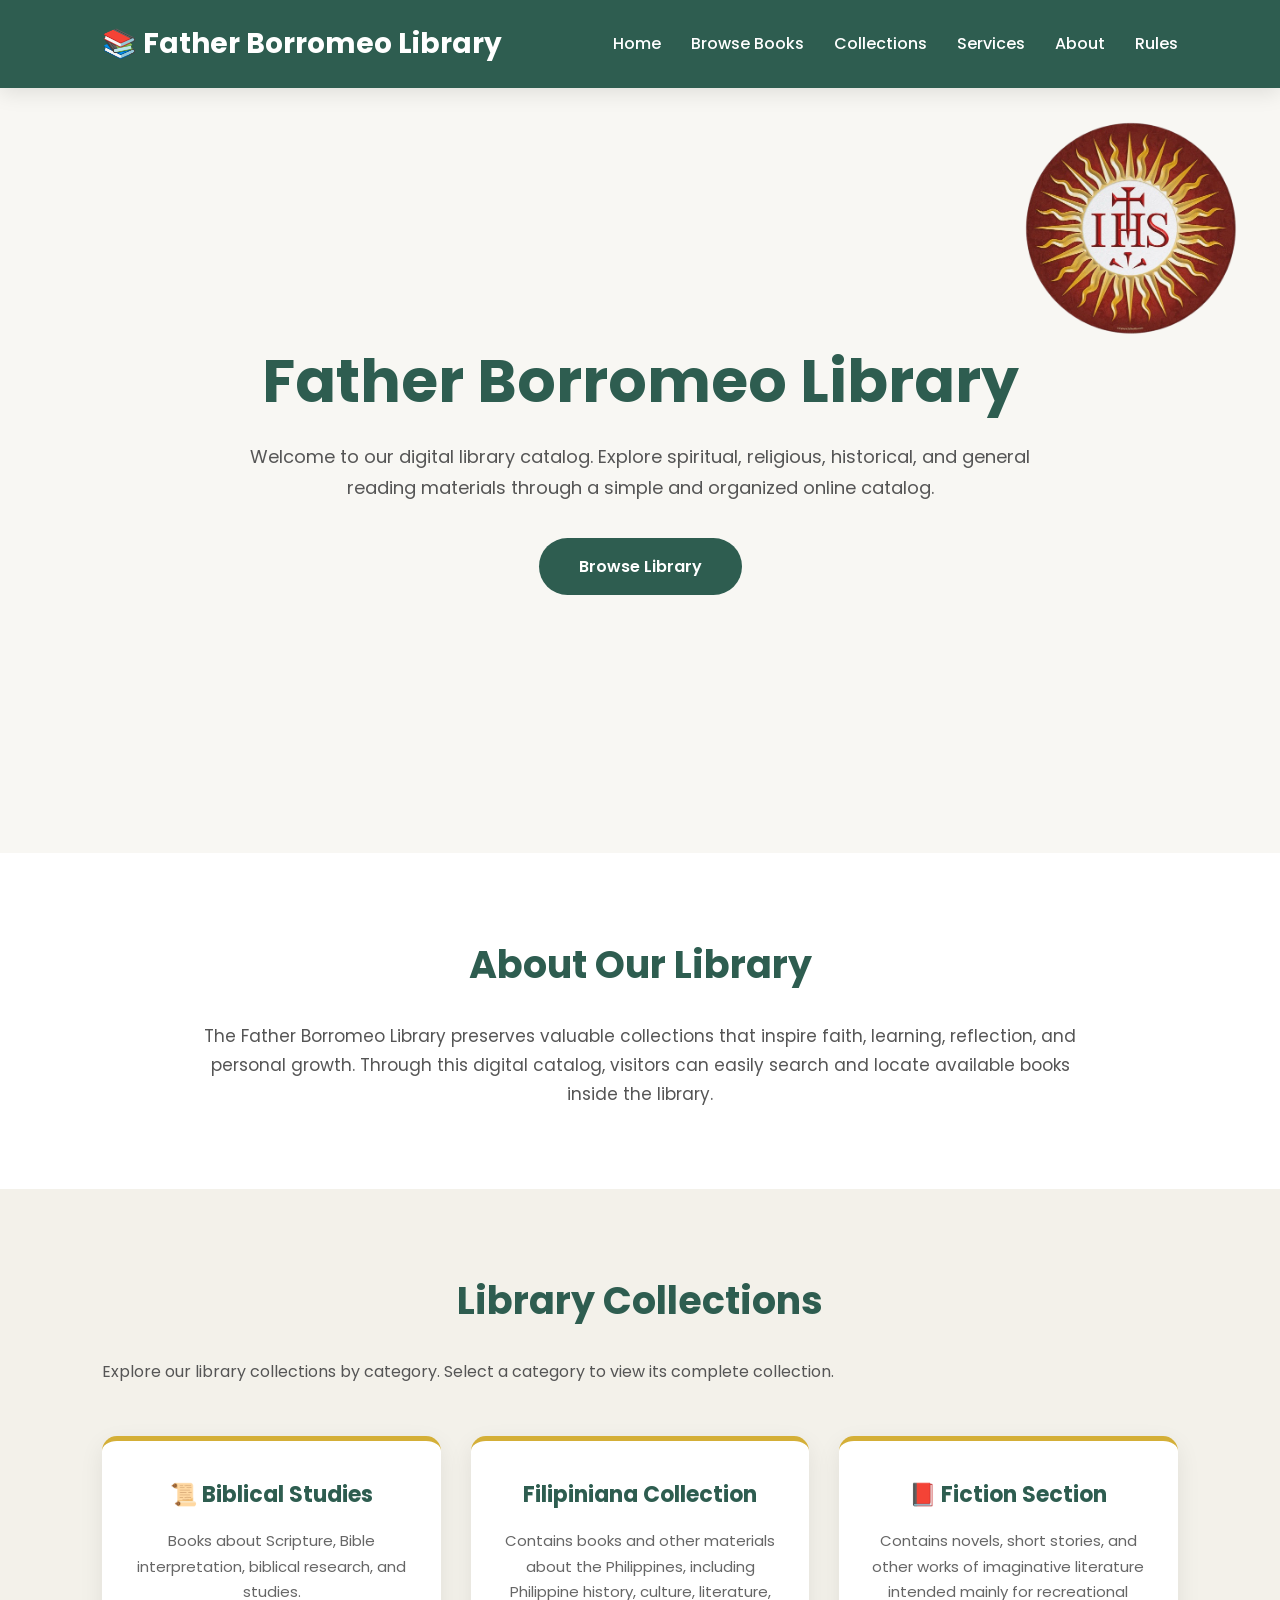
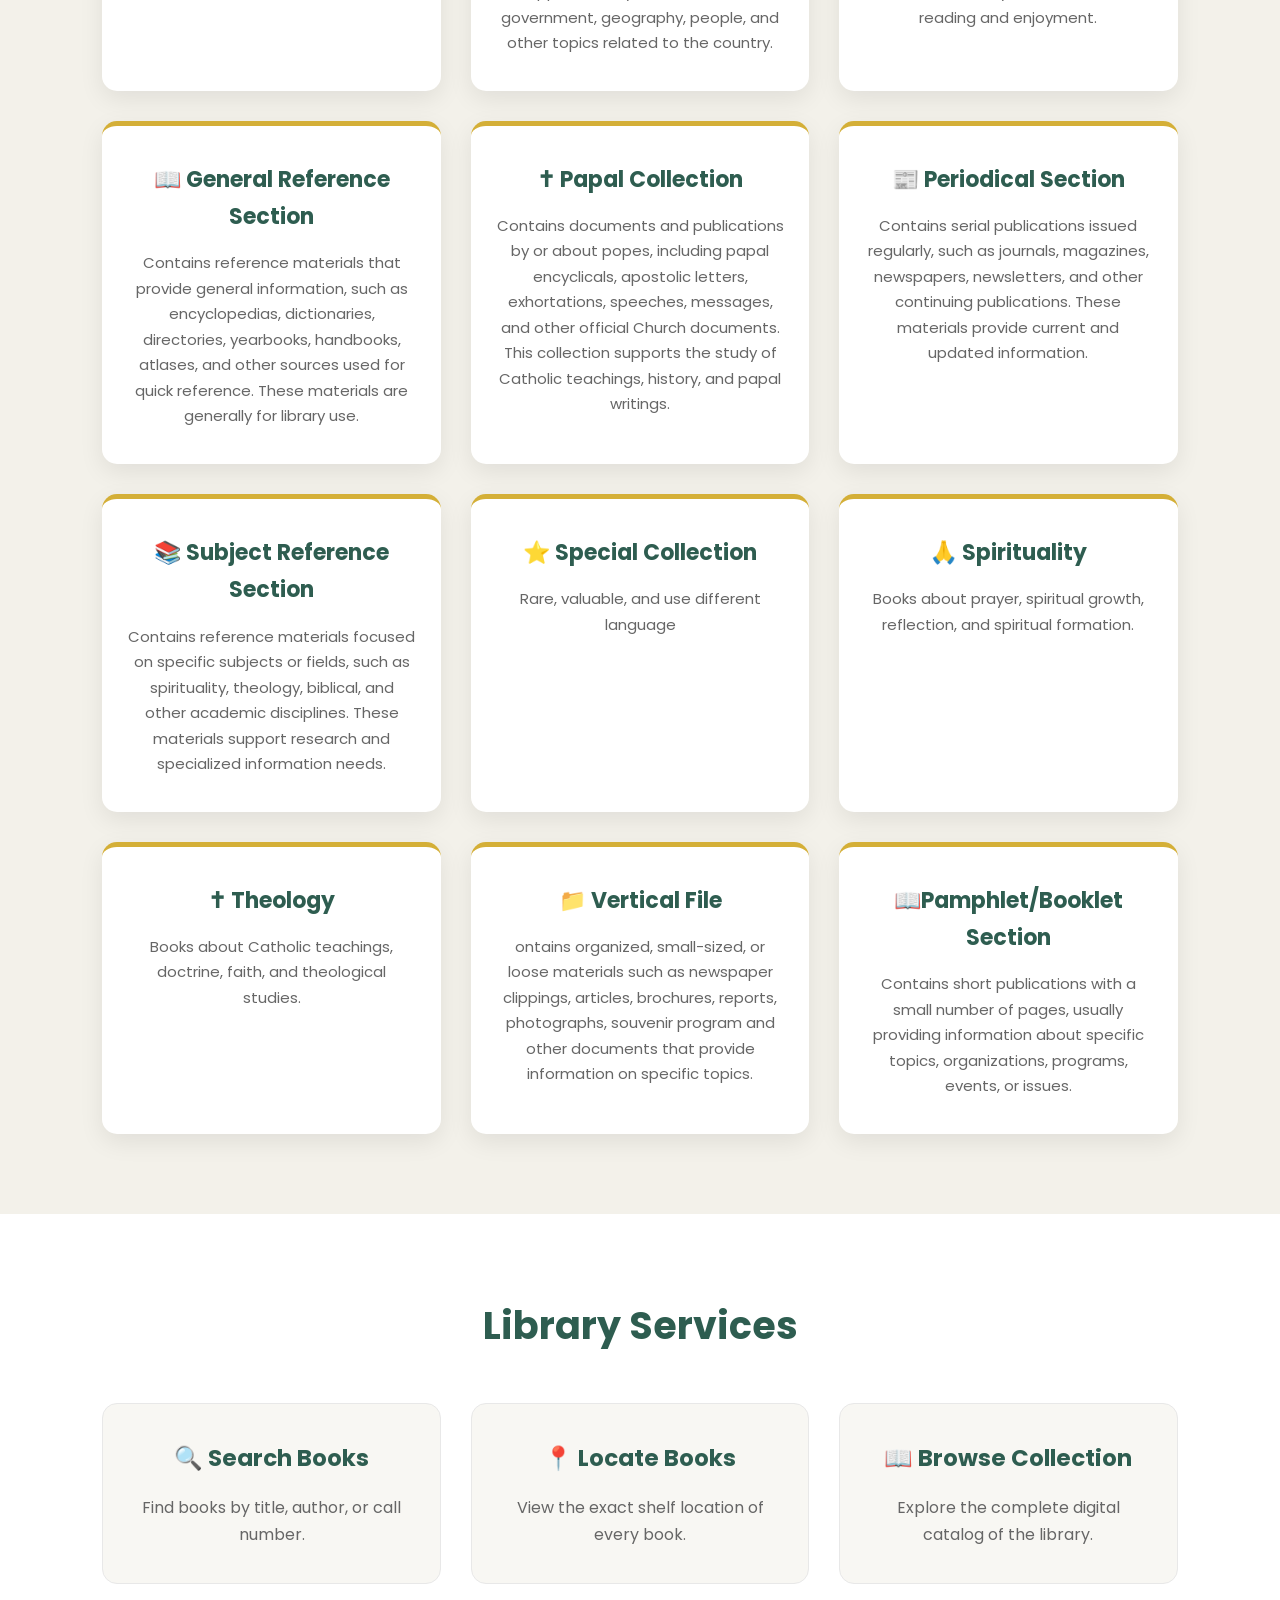
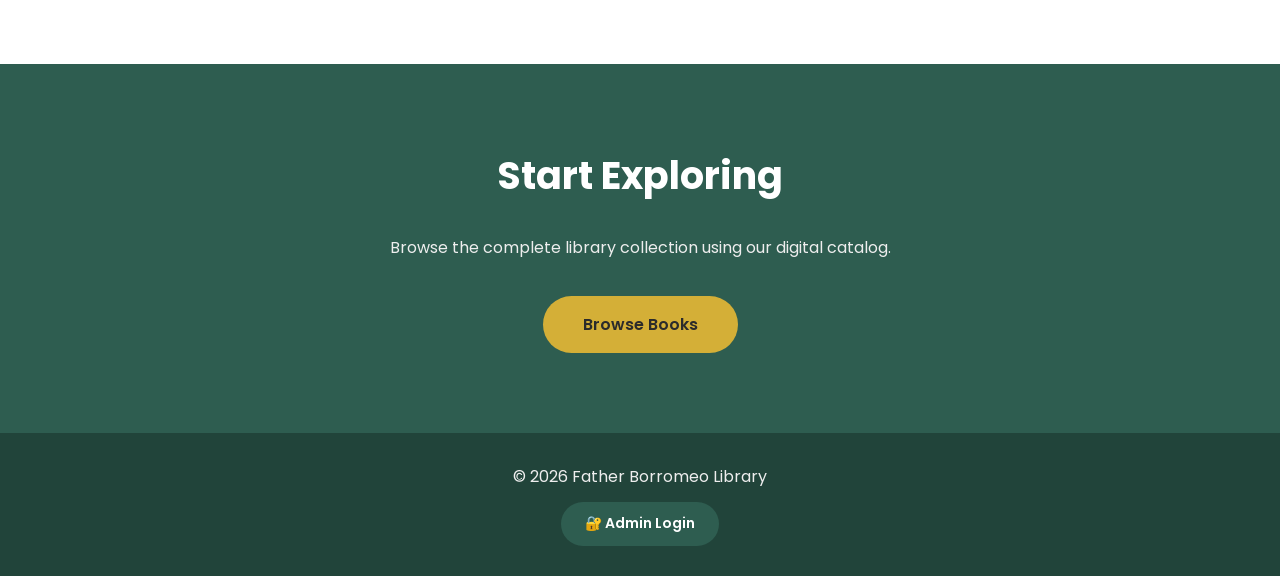
<file: index.html>
<!DOCTYPE html>
<html lang="en">

<head>

    <meta charset="UTF-8">
    <meta name="viewport" content="width=device-width, initial-scale=1.0">
 
    <link rel="manifest" href="manifest.json">
    <meta name="theme-color" content="#1e3a8a">

    <title>Father Borromeo Library</title>

    <link rel="stylesheet" href="style.css">

    <link
        href="https://fonts.googleapis.com/css2?family=Poppins:wght@300;400;500;600;700&display=swap"
        rel="stylesheet"
    >

</head>

<body>
 <button id="installBtn" style="
    display:none;
    position:fixed;
    bottom:20px;
    right:20px;
    padding:12px 18px;
    background:#1e3a8a;
    color:white;
    border:none;
    border-radius:8px;
    cursor:pointer;
    font-size:16px;
    z-index:9999;
">
    📥 Install App
</button>

<script>
let deferredPrompt;
const installBtn = document.getElementById("installBtn");

window.addEventListener("beforeinstallprompt", (e) => {
    e.preventDefault();
    deferredPrompt = e;
    installBtn.style.display = "block";
});

installBtn.addEventListener("click", async () => {
    if (!deferredPrompt) return;

    deferredPrompt.prompt();

    await deferredPrompt.userChoice;

    deferredPrompt = null;
    installBtn.style.display = "none";
});

window.addEventListener("appinstalled", () => {
    installBtn.style.display = "none";
});
</script>

<!-- ================= HEADER ================= -->

<header>

    <div class="logo">
        <h2>📚 Father Borromeo Library</h2>
    </div>

    <nav>

        <ul>

            <li>
                <a href="index.html">
                    Home
                </a>
            </li>

            <li>
                <a href="books.html">
                    Browse Books
                </a>
            </li>

            <li>
                <a href="#collections">
                    Collections
                </a>
            </li>

            <li>
                <a href="#services">
                    Services
                </a>
            </li>

            <li>
                <a href="#about">
                    About
                </a>
            </li>

            <li>
                <a href="rules.html">
                    Rules
                </a>
            </li>

        </ul>

    </nav>

</header>


<!-- ================= HERO ================= -->

<section class="hero">

    <img
        src="logo.png"
        alt="Father Borromeo Library Logo"
        class="hero-logo"
    >

    <div class="hero-text">

        <h1>
            Father Borromeo Library
        </h1>

        <p>
            Welcome to our digital library catalog.
            Explore spiritual, religious, historical,
            and general reading materials through a
            simple and organized online catalog.
        </p>

        <a
            href="books.html"
            class="btn"
        >
            Browse Library
        </a>

    </div>

</section>


<!-- ================= ABOUT ================= -->

<section
    class="about"
    id="about"
>

    <h2>
        About Our Library
    </h2>

    <p>

        The Father Borromeo Library preserves valuable
        collections that inspire faith, learning,
        reflection, and personal growth. Through this
        digital catalog, visitors can easily search
        and locate available books inside the library.

    </p>

</section>


<!-- ================= COLLECTIONS ================= -->

<section
    class="collections"
    id="collections"
>

    <h2>
        Library Collections
    </h2>

    <p class="collection-intro">
        Explore our library collections by category.
        Select a category to view its complete collection.
    </p>


    <div class="collection-container">


        <!-- 1. BIBLICAL STUDIES -->

        <a
            href="books.html?category=BIBLICAL%20STUDIES"
            class="collection-card"
        >

            <h3>
                📜 Biblical Studies
            </h3>

            <p>
                Books about Scripture, Bible interpretation,
                biblical research, and studies.
            </p>

        </a>


        <!-- 2. FILIPINIANA -->

        <a
            href="books.html?category=FILIPINIANA"
            class="collection-card"
        >

            <h3>
                	Filipiniana Collection
            </h3>

            <p>
               Contains books and other materials 
             about the Philippines, including Philippine history, 
             culture, literature, government, geography, people,
             and other topics related to the country. 
            </p>

        </a>


        <!-- 3. FICTION -->

        <a
            href="books.html?category=FICTION"
            class="collection-card"
        >

            <h3>
                📕 Fiction Section
            </h3>

            <p>
             Contains novels, short stories,
             and other works of imaginative literature intended mainly for recreational reading and enjoyment. 

            </p>

        </a>


        <!-- 4. GENERAL REFERENCE -->

        <a
            href="books.html?category=GENERAL%20REFERENCE"
            class="collection-card"
        >

            <h3>
                📖 General Reference Section
            </h3>

            <p>
              Contains reference materials that provide general information, 
             such as encyclopedias, dictionaries, directories, 
             yearbooks, handbooks, atlases, and other sources used for quick reference. 
             These materials are generally for library use.
                
            </p>

        </a>


        <!-- 5. PAPAL COLLECTION -->

        <a
            href="books.html?category=PAPAL%20COLLECTION"
            class="collection-card"
        >

            <h3>
                ✝ Papal Collection
            </h3>

            <p>
                Contains documents and publications by or about popes, including papal encyclicals, apostolic letters, exhortations, speeches, messages, and other official
             Church documents. This collection supports the study of Catholic teachings, history, and papal writings. 
            </p>

        </a>


        <!-- 6. PERIODICAL -->

        <a
            href="books.html?category=PERIODICAL"
            class="collection-card"
        >

            <h3>
                📰 Periodical Section 
            </h3>

            <p>
 Contains serial publications issued regularly, such as journals, magazines, newspapers, newsletters,
             and other continuing publications. These materials provide current and updated information. 
            </p>

        </a>


        <!-- 7. REFERENCE -->

        <a
            href="books.html?category=REFERENCE"
            class="collection-card"
        >

            <h3>
                📚 	Subject Reference Section 
            </h3>

            <p>
                 Contains reference materials focused on
             specific subjects or fields, such as spirituality, theology,
             biblical, and other academic 
             disciplines. These materials
             support research and specialized information needs. 
            </p>

        </a>


        <!-- 8. SPECIAL COLLECTION -->

        <a
            href="books.html?category=SPECIAL%20COLLECTION"
            class="collection-card"
        >

            <h3>
                ⭐ Special Collection
            </h3>

            <p>
                Rare, valuable, and  use different language

                
            </p>

        </a>


        <!-- 9. SPIRITUALITY -->

        <a
            href="books.html?category=SPIRITUALITY"
            class="collection-card"
        >

            <h3>
                🙏 Spirituality
            </h3>

            <p>
                Books about prayer, spiritual growth,
                reflection, and spiritual formation.
            </p>

        </a>


        <!-- 10. THEOLOGY -->

        <a
            href="books.html?category=THEOLOGY"
            class="collection-card"
        >

            <h3>
                ✝ Theology
            </h3>

            <p>
                Books about Catholic teachings, doctrine,
                faith, and theological studies.
            </p>

        </a>


        <!-- 11. VERTICAL FILE -->

        <a
            href="books.html?category=VERTICAL%20FILE"
            class="collection-card"
        >

            <h3>
                📁 Vertical File
            </h3>

            <p>
                ontains organized, small-sized, or loose materials such as newspaper clippings, articles, 
             brochures, reports, photographs, souvenir program and other documents that provide 
             information on specific topics. 
            </p>

        </a>


        <!-- 12. BOOKLET -->

        <a
            href="books.html?category=BOOKLET"
            class="collection-card"
        >

            <h3>
                📖Pamphlet/Booklet Section
            </h3>

            <p>
                Contains short publications with a small number of pages, usually
             providing information about specific topics, organizations, programs, events, or issues. 
            </p>

        </a>


    </div>

</section>


<!-- ================= SERVICES ================= -->

<section
    class="services"
    id="services"
>

    <h2>
        Library Services
    </h2>


    <div class="service-box">


        <div class="service">

            <h3>
                🔍 Search Books
            </h3>

            <p>
                Find books by title, author,
                or call number.
            </p>

        </div>


        <div class="service">

            <h3>
                📍 Locate Books
            </h3>

            <p>
                View the exact shelf location
                of every book.
            </p>

        </div>


        <div class="service">

            <h3>
                📖 Browse Collection
            </h3>

            <p>
                Explore the complete digital
                catalog of the library.
            </p>

        </div>


    </div>

</section>


<!-- ================= QUICK ACCESS ================= -->

<section class="quick-access">

    <h2>
        Start Exploring
    </h2>

    <p>
        Browse the complete library collection
        using our digital catalog.
    </p>


    <a
        href="books.html"
        class="btn"
    >
        Browse Books
    </a>

</section>


<!-- ================= FOOTER ================= -->

<footer>

    <p>
        © 2026 Father Borromeo Library
    </p>


    <p class="admin-link">

        <a href="login.html">
            🔐 Admin Login
        </a>

    </p>

</footer>

</body>

</html>
</file>
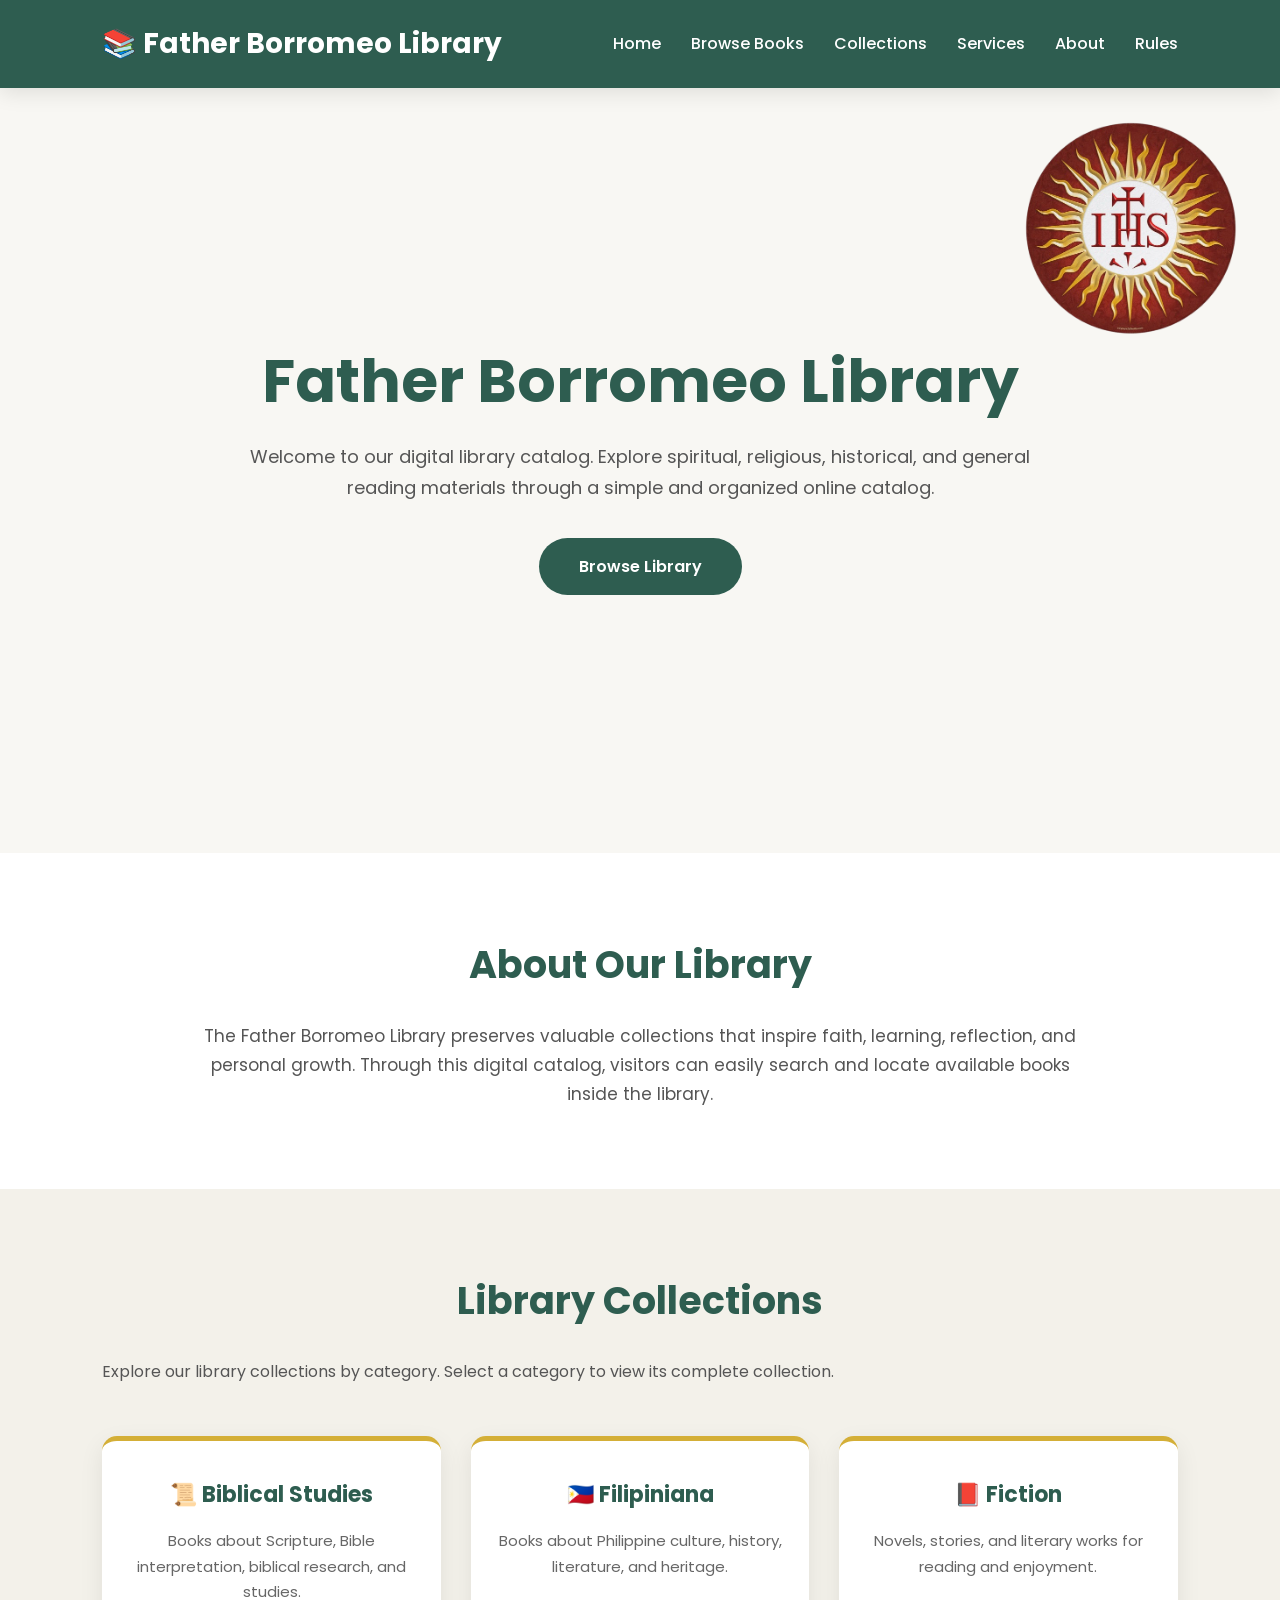
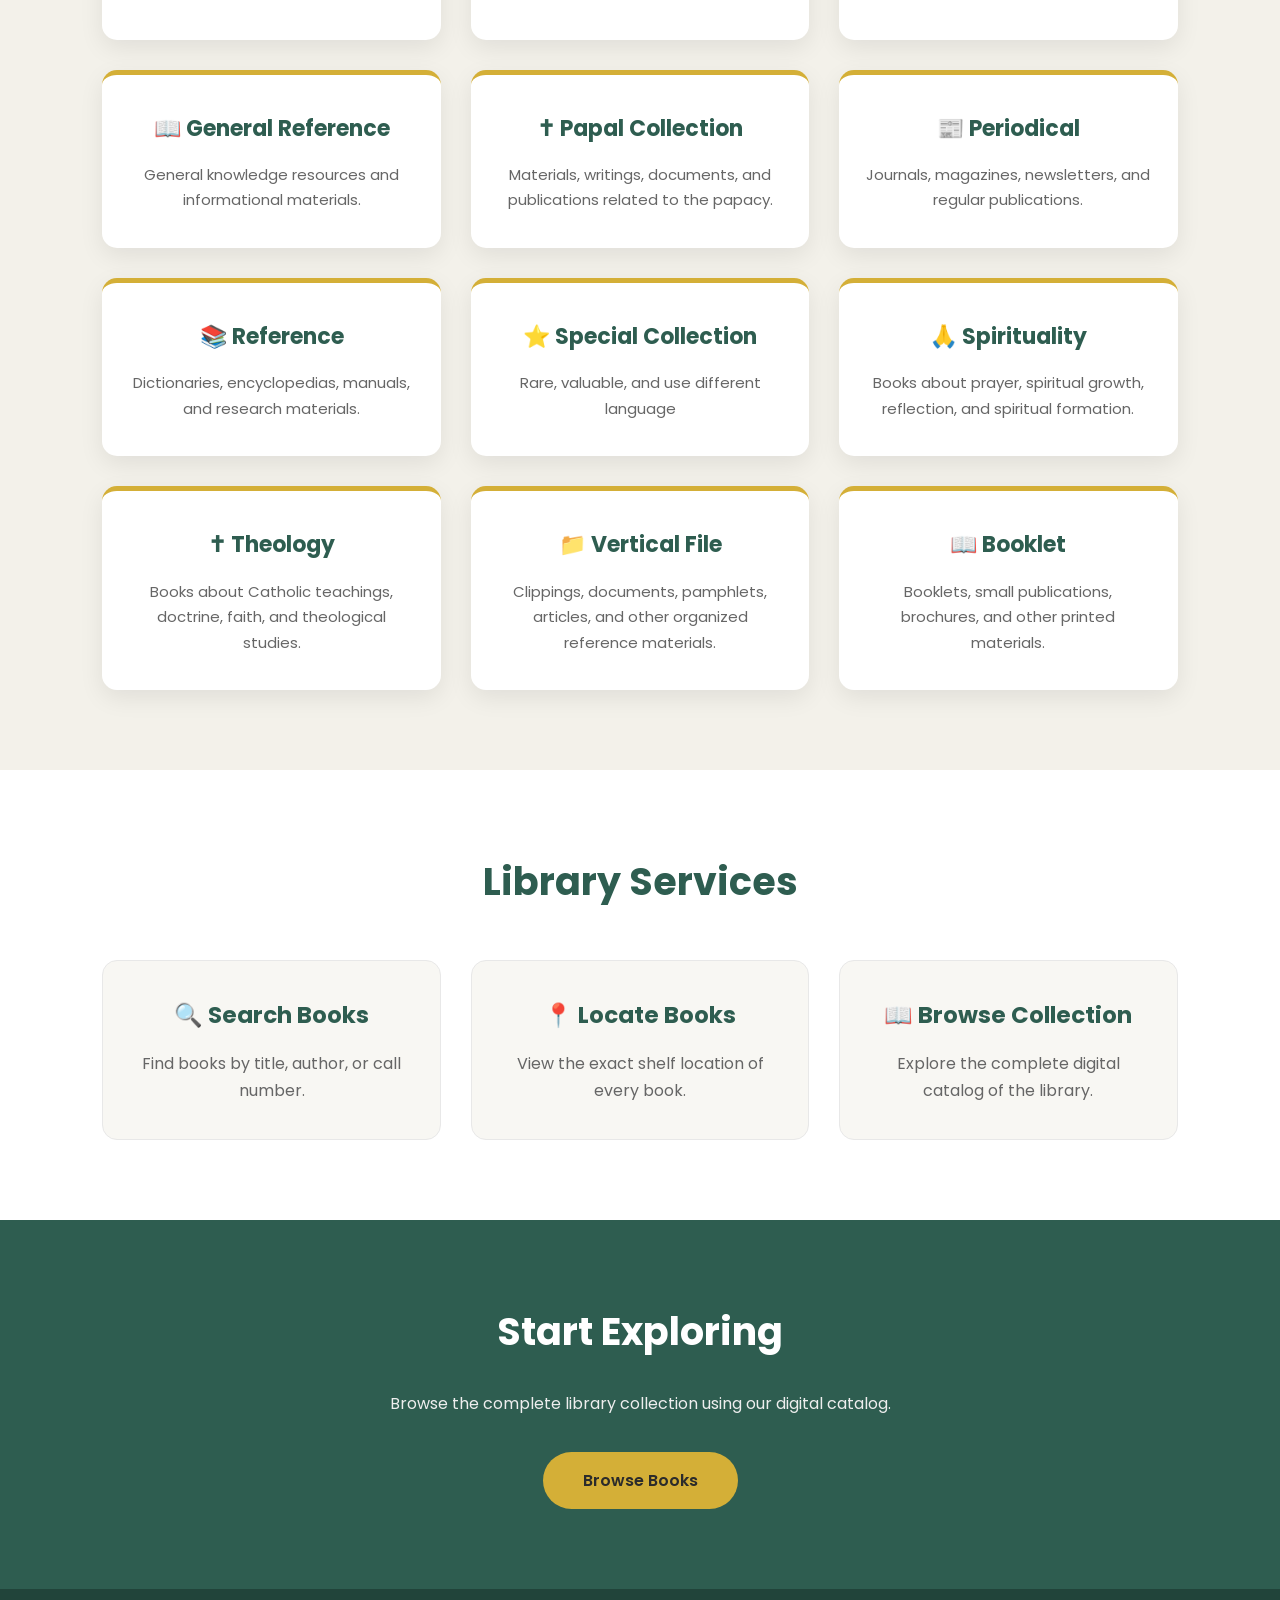
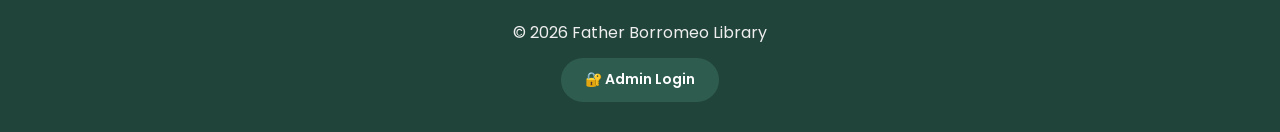
<file: Library-Management-System/index.html>
<!DOCTYPE html>
<html lang="en">

<head>

    <meta charset="UTF-8">
    <meta name="viewport" content="width=device-width, initial-scale=1.0">

    <title>Father Borromeo Library</title>

    <link rel="stylesheet" href="style.css">

    <link
        href="https://fonts.googleapis.com/css2?family=Poppins:wght@300;400;500;600;700&display=swap"
        rel="stylesheet"
    >

</head>

<body>

<!-- ================= HEADER ================= -->

<header>

    <div class="logo">
        <h2>📚 Father Borromeo Library</h2>
    </div>

    <nav>

        <ul>

            <li>
                <a href="index.html">
                    Home
                </a>
            </li>

            <li>
                <a href="books.html">
                    Browse Books
                </a>
            </li>

            <li>
                <a href="#collections">
                    Collections
                </a>
            </li>

            <li>
                <a href="#services">
                    Services
                </a>
            </li>

            <li>
                <a href="#about">
                    About
                </a>
            </li>

            <li>
                <a href="rules.html">
                    Rules
                </a>
            </li>

        </ul>

    </nav>

</header>


<!-- ================= HERO ================= -->

<section class="hero">

    <img
        src="logo.png"
        alt="Father Borromeo Library Logo"
        class="hero-logo"
    >

    <div class="hero-text">

        <h1>
            Father Borromeo Library
        </h1>

        <p>
            Welcome to our digital library catalog.
            Explore spiritual, religious, historical,
            and general reading materials through a
            simple and organized online catalog.
        </p>

        <a
            href="books.html"
            class="btn"
        >
            Browse Library
        </a>

    </div>

</section>


<!-- ================= ABOUT ================= -->

<section
    class="about"
    id="about"
>

    <h2>
        About Our Library
    </h2>

    <p>

        The Father Borromeo Library preserves valuable
        collections that inspire faith, learning,
        reflection, and personal growth. Through this
        digital catalog, visitors can easily search
        and locate available books inside the library.

    </p>

</section>


<!-- ================= COLLECTIONS ================= -->

<section
    class="collections"
    id="collections"
>

    <h2>
        Library Collections
    </h2>

    <p class="collection-intro">
        Explore our library collections by category.
        Select a category to view its complete collection.
    </p>


    <div class="collection-container">


        <!-- 1. BIBLICAL STUDIES -->

        <a
            href="books.html?category=BIBLICAL%20STUDIES"
            class="collection-card"
        >

            <h3>
                📜 Biblical Studies
            </h3>

            <p>
                Books about Scripture, Bible interpretation,
                biblical research, and studies.
            </p>

        </a>


        <!-- 2. FILIPINIANA -->

        <a
            href="books.html?category=FILIPINIANA"
            class="collection-card"
        >

            <h3>
                🇵🇭 Filipiniana
            </h3>

            <p>
                Books about Philippine culture, history,
                literature, and heritage.
            </p>

        </a>


        <!-- 3. FICTION -->

        <a
            href="books.html?category=FICTION"
            class="collection-card"
        >

            <h3>
                📕 Fiction
            </h3>

            <p>
                Novels, stories, and literary works
                for reading and enjoyment.
            </p>

        </a>


        <!-- 4. GENERAL REFERENCE -->

        <a
            href="books.html?category=GENERAL%20REFERENCE"
            class="collection-card"
        >

            <h3>
                📖 General Reference
            </h3>

            <p>
                General knowledge resources and
                informational materials.
            </p>

        </a>


        <!-- 5. PAPAL COLLECTION -->

        <a
            href="books.html?category=PAPAL%20COLLECTION"
            class="collection-card"
        >

            <h3>
                ✝ Papal Collection
            </h3>

            <p>
                Materials, writings, documents, and
                publications related to the papacy.
            </p>

        </a>


        <!-- 6. PERIODICAL -->

        <a
            href="books.html?category=PERIODICAL"
            class="collection-card"
        >

            <h3>
                📰 Periodical
            </h3>

            <p>
                Journals, magazines, newsletters,
                and regular publications.
            </p>

        </a>


        <!-- 7. REFERENCE -->

        <a
            href="books.html?category=REFERENCE"
            class="collection-card"
        >

            <h3>
                📚 Reference
            </h3>

            <p>
                Dictionaries, encyclopedias, manuals,
                and research materials.
            </p>

        </a>


        <!-- 8. SPECIAL COLLECTION -->

        <a
            href="books.html?category=SPECIAL%20COLLECTION"
            class="collection-card"
        >

            <h3>
                ⭐ Special Collection
            </h3>

            <p>
                Rare, valuable, and  use different language

                
            </p>

        </a>


        <!-- 9. SPIRITUALITY -->

        <a
            href="books.html?category=SPIRITUALITY"
            class="collection-card"
        >

            <h3>
                🙏 Spirituality
            </h3>

            <p>
                Books about prayer, spiritual growth,
                reflection, and spiritual formation.
            </p>

        </a>


        <!-- 10. THEOLOGY -->

        <a
            href="books.html?category=THEOLOGY"
            class="collection-card"
        >

            <h3>
                ✝ Theology
            </h3>

            <p>
                Books about Catholic teachings, doctrine,
                faith, and theological studies.
            </p>

        </a>


        <!-- 11. VERTICAL FILE -->

        <a
            href="books.html?category=VERTICAL%20FILE"
            class="collection-card"
        >

            <h3>
                📁 Vertical File
            </h3>

            <p>
                Clippings, documents, pamphlets, articles,
                and other organized reference materials.
            </p>

        </a>


        <!-- 12. BOOKLET -->

        <a
            href="books.html?category=BOOKLET"
            class="collection-card"
        >

            <h3>
                📖 Booklet
            </h3>

            <p>
                Booklets, small publications, brochures,
                and other printed materials.
            </p>

        </a>


    </div>

</section>


<!-- ================= SERVICES ================= -->

<section
    class="services"
    id="services"
>

    <h2>
        Library Services
    </h2>


    <div class="service-box">


        <div class="service">

            <h3>
                🔍 Search Books
            </h3>

            <p>
                Find books by title, author,
                or call number.
            </p>

        </div>


        <div class="service">

            <h3>
                📍 Locate Books
            </h3>

            <p>
                View the exact shelf location
                of every book.
            </p>

        </div>


        <div class="service">

            <h3>
                📖 Browse Collection
            </h3>

            <p>
                Explore the complete digital
                catalog of the library.
            </p>

        </div>


    </div>

</section>


<!-- ================= QUICK ACCESS ================= -->

<section class="quick-access">

    <h2>
        Start Exploring
    </h2>

    <p>
        Browse the complete library collection
        using our digital catalog.
    </p>


    <a
        href="books.html"
        class="btn"
    >
        Browse Books
    </a>

</section>


<!-- ================= FOOTER ================= -->

<footer>

    <p>
        © 2026 Father Borromeo Library
    </p>


    <p class="admin-link">

        <a href="login.html">
            🔐 Admin Login
        </a>

    </p>

</footer>

</body>

</html>
</file>
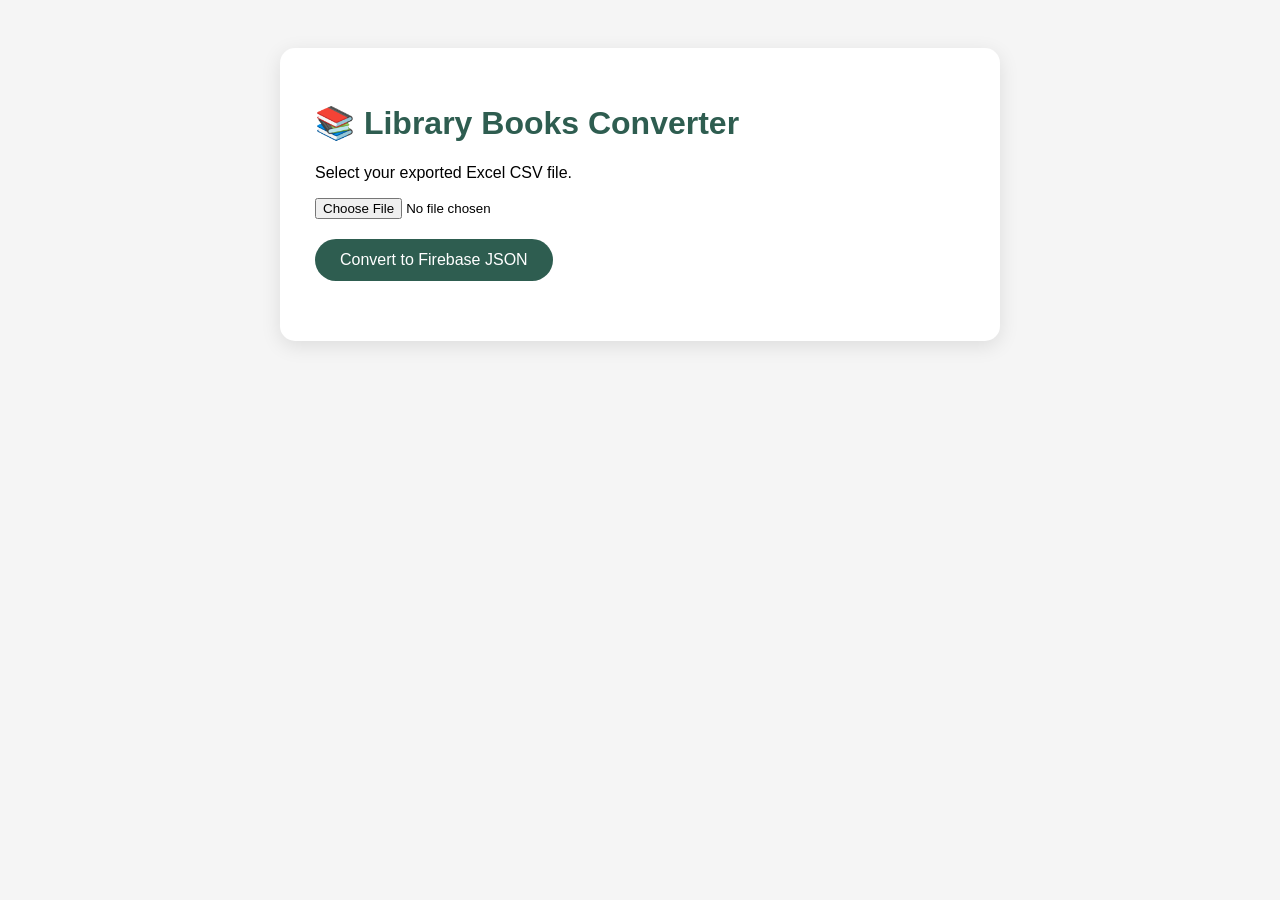
<file: convert.html>
<!DOCTYPE html>
<html lang="en">

<head>

<meta charset="UTF-8">

<meta name="viewport" content="width=device-width, initial-scale=1.0">

<title>Library Books Converter</title>

<style>

body {
    font-family: Arial, sans-serif;
    background: #f5f5f5;
    padding: 40px;
}

.container {
    max-width: 650px;
    margin: auto;
    background: white;
    padding: 35px;
    border-radius: 15px;
    box-shadow: 0 5px 20px rgba(0,0,0,.1);
}

h1 {
    color: #2E5D50;
}

button {
    margin-top: 20px;
    padding: 12px 25px;
    border: none;
    border-radius: 25px;
    background: #2E5D50;
    color: white;
    cursor: pointer;
    font-size: 16px;
}

button:hover {
    background: #D4AF37;
    color: #222;
}

#message {
    margin-top: 25px;
    line-height: 1.6;
}

</style>

</head>


<body>


<div class="container">

<h1>📚 Library Books Converter</h1>

<p>
Select your exported Excel CSV file.
</p>

<input
    type="file"
    id="csvFile"
    accept=".csv"
>

<br>

<button onclick="convertFile()">
    Convert to Firebase JSON
</button>

<div id="message"></div>

</div>



<script>


function parseCSVLine(line, separator) {

    let result = [];

    let current = "";

    let insideQuotes = false;


    for (let i = 0; i < line.length; i++) {

        let char = line[i];


        if (char === '"') {

            if (
                insideQuotes &&
                line[i + 1] === '"'
            ) {

                current += '"';

                i++;

            } else {

                insideQuotes = !insideQuotes;

            }

        }

        else if (
            char === separator &&
            !insideQuotes
        ) {

            result.push(
                current.trim()
            );

            current = "";

        }

        else {

            current += char;

        }

    }


    result.push(
        current.trim()
    );


    return result;

}



function detectSeparator(line) {

    const separators = [",", ";", "\t"];

    let bestSeparator = ",";

    let bestCount = 0;


    separators.forEach(separator => {

        let columns =
            parseCSVLine(
                line,
                separator
            );


        if (columns.length > bestCount) {

            bestCount = columns.length;

            bestSeparator = separator;

        }

    });


    return bestSeparator;

}



function cleanValue(value) {

    return value
        .replace(/^"|"$/g, "")
        .trim();

}



function convertFile() {


    const fileInput =
        document.getElementById("csvFile");


    const message =
        document.getElementById("message");


    if (!fileInput.files.length) {

        message.innerHTML =
            "❌ Please select your CSV file.";

        return;

    }


    const file =
        fileInput.files[0];


    const reader =
        new FileReader();


    reader.onload = function(event) {


        try {


            let csv =
                event.target.result;


            // Remove BOM

            csv =
                csv.replace(/^\uFEFF/, "");


            // Normalize line endings

            csv =
                csv.replace(/\r\n/g, "\n");


            csv =
                csv.replace(/\r/g, "\n");


            const rows =
                csv
                .split("\n")
                .filter(row => row.trim() !== "");


            if (rows.length < 2) {

                message.innerHTML =
                    "❌ The CSV contains no data.";

                return;

            }


            // Detect separator

            const separator =
                detectSeparator(rows[0]);


            console.log(
                "Detected separator:",
                separator
            );


            // Read header

            const headers =
                parseCSVLine(
                    rows[0],
                    separator
                );


            console.log(
                "Headers:",
                headers
            );


            if (headers.length < 6) {

                message.innerHTML =

                    "❌ Only " +
                    headers.length +
                    " columns were detected.<br><br>" +

                    "Detected headers:<br>" +

                    headers.join("<br>");

                return;

            }


            const firebaseBooks = {};


            let count = 0;

            let skipped = 0;


            // ==================================
            // READ BOOKS
            // ==================================

            for (
                let i = 1;
                i < rows.length;
                i++
            ) {


                const columns =
                    parseCSVLine(
                        rows[i],
                        separator
                    );


                if (columns.length < 6) {

                    skipped++;

                    continue;

                }


                const record =
                    cleanValue(columns[0]);


                const callNumber =
                    cleanValue(columns[1]);


                const author =
                    cleanValue(columns[2]);


                const title =
                    cleanValue(columns[3]);


                const copyright =
                    cleanValue(columns[4]);


                const location =
                    cleanValue(columns[5]);


                // Skip empty rows

                if (
                    record === "" &&
                    callNumber === "" &&
                    author === "" &&
                    title === ""
                ) {

                    skipped++;

                    continue;

                }


                count++;


                const bookID =
                    "book" +
                    String(count)
                        .padStart(3, "0");


                firebaseBooks[bookID] = {

                    record: record,

                    callNumber: callNumber,

                    author: author,

                    title: title,

                    copyright: copyright,

                    location: location,

                    available: true

                };

            }


            if (count === 0) {

                message.innerHTML =

                    "❌ No books were detected.<br><br>" +

                    "Detected columns: " +

                    headers.length +
                    "<br><br>" +

                    headers.join(" | ");

                return;

            }


            // ==================================
            // CREATE JSON
            // ==================================

            const json =
                JSON.stringify(
                    firebaseBooks,
                    null,
                    2
                );


            const blob =
                new Blob(
                    [json],
                    {
                        type:
                            "application/json"
                    }
                );


            const url =
                URL.createObjectURL(blob);


            const link =
                document.createElement("a");


            link.href = url;


            link.download =
                "books.json";


            document.body.appendChild(
                link
            );


            link.click();


            document.body.removeChild(
                link
            );


            URL.revokeObjectURL(
                url
            );


            message.innerHTML =

                "✅ <strong>" +
                count +
                " books converted!</strong><br><br>" +

                "Skipped rows: " +
                skipped +
                "<br><br>" +

                "Firebase JSON downloaded as " +
                "<strong>books.json</strong>";


        }


        catch(error) {


            console.error(error);


            message.innerHTML =

                "❌ Error: " +
                error.message;

        }

    };


    reader.readAsText(file);

}

</script>


</body>

</html>
</file>
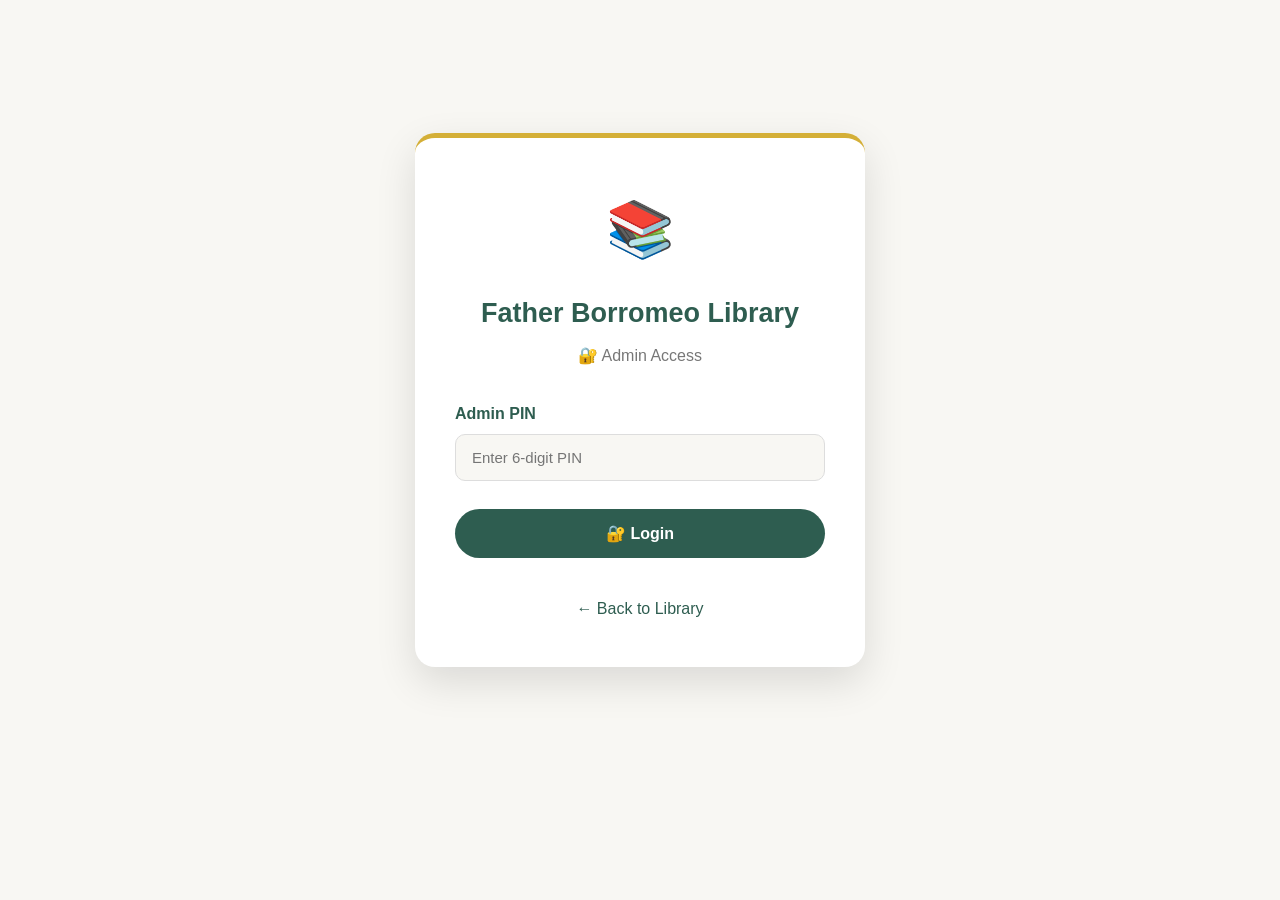
<file: login.html>
<!DOCTYPE html>
<html lang="en">

<head>

<meta charset="UTF-8">

<meta
    name="viewport"
    content="width=device-width, initial-scale=1.0"
>

<title>Admin Login | Father Borromeo Library</title>

<link rel="stylesheet" href="style.css">

</head>


<body>


<!-- ======================================
     ADMIN PIN LOGIN
     ====================================== -->

<section class="login-section">


    <div class="login-box">


        <div class="login-icon">
            📚
        </div>


        <h1>
            Father Borromeo Library
        </h1>


        <p>
            🔐 Admin Access
        </p>



        <!-- PIN FORM -->

        <form id="loginForm">


            <label for="pin">
                Admin PIN
            </label>


            <input
                type="password"
                id="pin"
                placeholder="Enter 6-digit PIN"
                inputmode="numeric"
                maxlength="6"
                pattern="[0-9]{6}"
                required
            >


            <button type="submit">

                🔐 Login

            </button>


            <p
                id="loginMessage"
                style="display: none;"
            ></p>


        </form>


        <br>


        <a href="index.html">
            ← Back to Library
        </a>


    </div>


</section>



<!-- ======================================
     LOGIN JAVASCRIPT
     ====================================== -->

<script
    src="login.js"
></script>


</body>

</html>
</file>
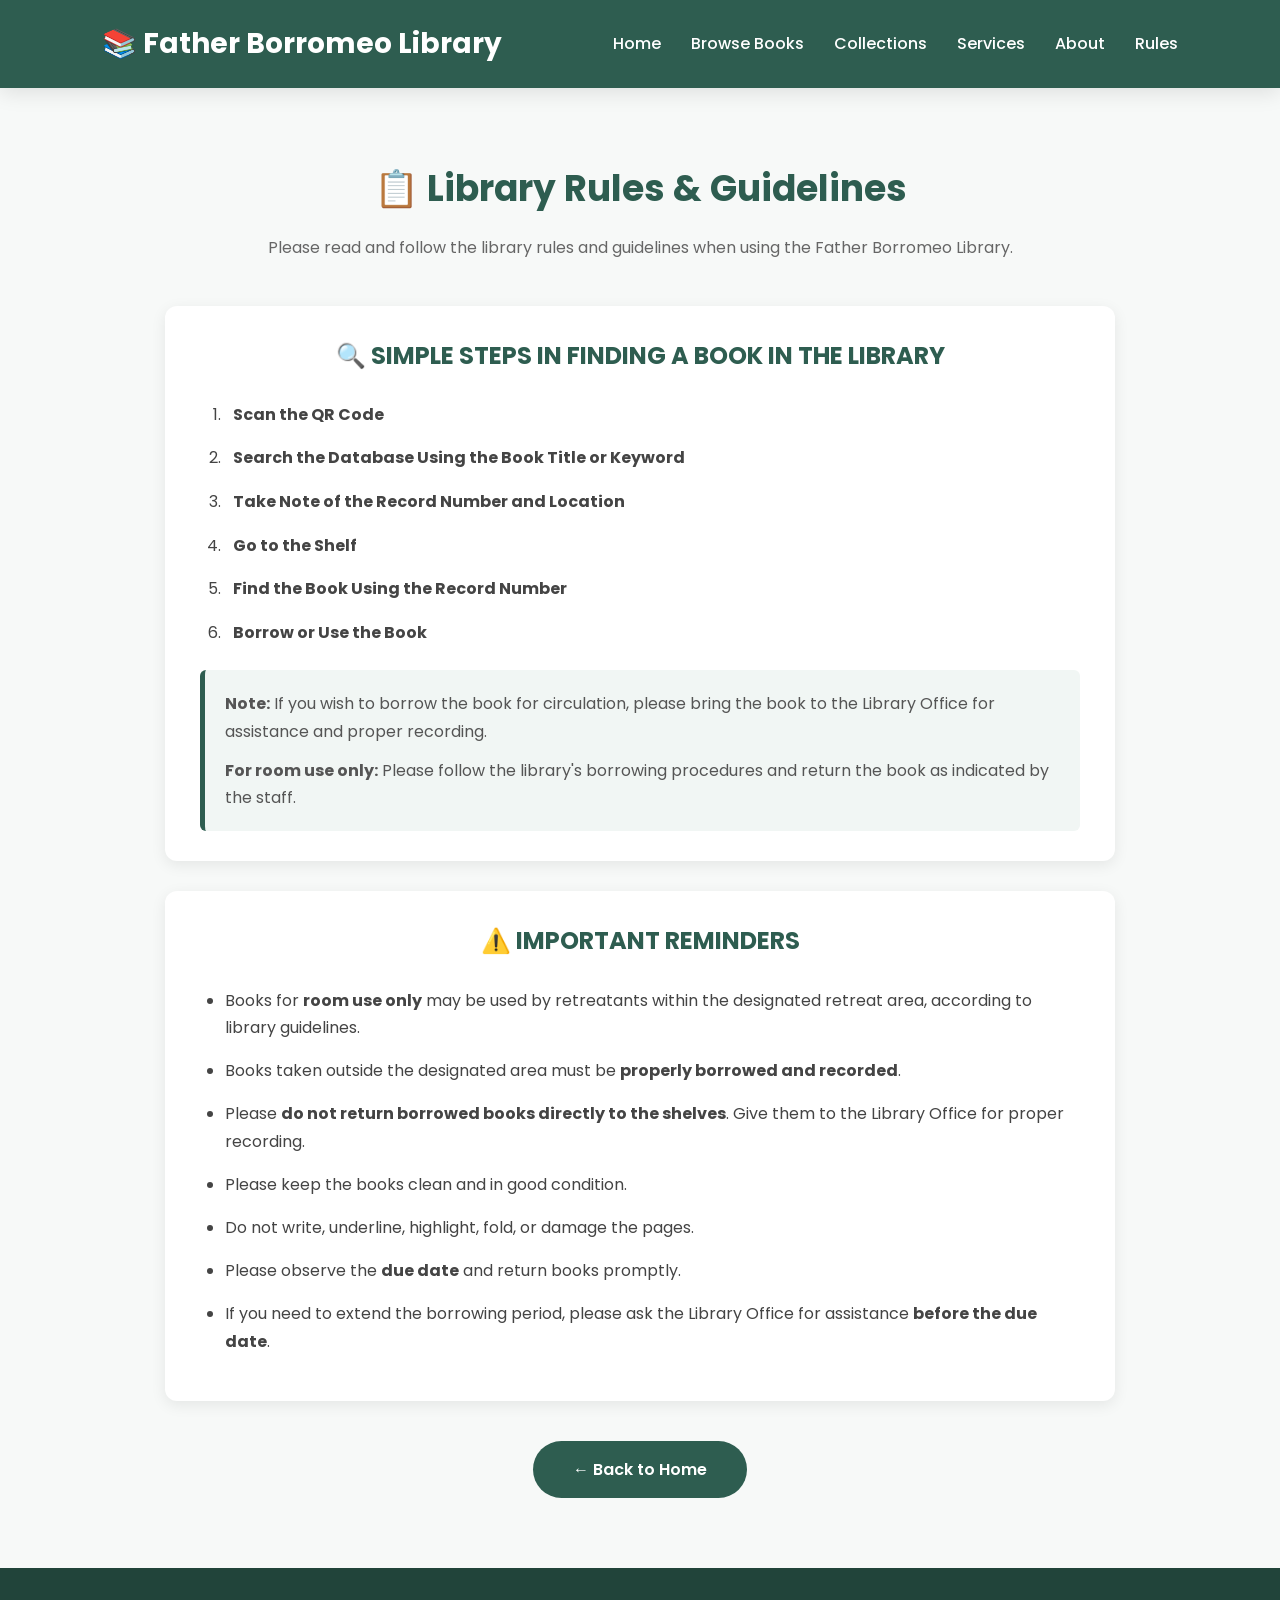
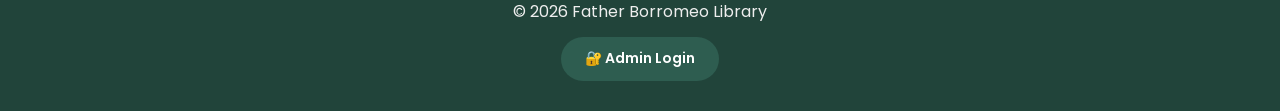
<file: rules.html>
<!DOCTYPE html>

<html lang="en">

<head>

<meta charset="UTF-8">
<meta name="viewport" content="width=device-width, initial-scale=1.0">

<title>Library Rules | Father Borromeo Library</title>

<link rel="stylesheet" href="style.css">

<link
    href="https://fonts.googleapis.com/css2?family=Poppins:wght@300;400;500;600;700&display=swap"
    rel="stylesheet"
>


</head>

<body>

<!-- ================= HEADER ================= -->

<header>

<div class="logo">
    <h2>📚 Father Borromeo Library</h2>
</div>

<nav>

    <ul>

        <li>
            <a href="index.html">
                Home
            </a>
        </li>

        <li>
            <a href="books.html">
                Browse Books
            </a>
        </li>

        <li>
            <a href="index.html#collections">
                Collections
            </a>
        </li>

        <li>
            <a href="index.html#services">
                Services
            </a>
        </li>

        <li>
            <a href="index.html#about">
                About
            </a>
        </li>

        <li>
            <a href="rules.html">
                Rules
            </a>
        </li>

    </ul>

</nav>


</header>

<!-- ================= RULES ================= -->

<section class="rules">


<h1>
    📋 Library Rules & Guidelines
</h1>

<p class="collection-intro">
    Please read and follow the library rules and guidelines
    when using the Father Borromeo Library.
</p>


<!-- FINDING A BOOK -->

<div class="rules-box">

    <h2>
        🔍 SIMPLE STEPS IN FINDING A BOOK IN THE LIBRARY
    </h2>

    <ol>

        <li>
            <strong>Scan the QR Code</strong>
        </li>

        <li>
            <strong>
                Search the Database Using the Book Title or Keyword
            </strong>
        </li>

        <li>
            <strong>
                Take Note of the Record Number and Location
            </strong>
        </li>

        <li>
            <strong>
                Go to the Shelf
            </strong>
        </li>

        <li>
            <strong>
                Find the Book Using the Record Number
            </strong>
        </li>

        <li>
            <strong>
                Borrow or Use the Book
            </strong>
        </li>

    </ol>


    <div class="rule-note">

        <p>
            <strong>Note:</strong>
            If you wish to borrow the book for circulation,
            please bring the book to the Library Office for
            assistance and proper recording.
        </p>

        <p>
            <strong>For room use only:</strong>
            Please follow the library's borrowing procedures
            and return the book as indicated by the staff.
        </p>

    </div>

</div>


<!-- IMPORTANT REMINDERS -->

<div class="rules-box">

    <h2>
        ⚠️ IMPORTANT REMINDERS
    </h2>

    <ul>

        <li>
            Books for <strong>room use only</strong> may be used
            by retreatants within the designated retreat area,
            according to library guidelines.
        </li>

        <li>
            Books taken outside the designated area must be
            <strong>properly borrowed and recorded</strong>.
        </li>

        <li>
            Please <strong>do not return borrowed books directly
            to the shelves</strong>. Give them to the Library
            Office for proper recording.
        </li>

        <li>
            Please keep the books clean and in good condition.
        </li>

        <li>
            Do not write, underline, highlight, fold, or damage
            the pages.
        </li>

        <li>
            Please observe the <strong>due date</strong> and
            return books promptly.
        </li>

        <li>
            If you need to extend the borrowing period, please
            ask the Library Office for assistance
            <strong>before the due date</strong>.
        </li>

    </ul>

</div>


<!-- BACK BUTTON -->

<div class="back-home">

    <a
        href="index.html"
        class="btn"
    >
        ← Back to Home
    </a>

</div>


</section>

<!-- ================= FOOTER ================= -->

<footer>

<p>
    © 2026 Father Borromeo Library
</p>

<p class="admin-link">

    <a href="login.html">
        🔐 Admin Login
    </a>

</p>


</footer>

</body>

</html>
</file>
<file: style.css>
/* ==========================================
   FATHER BORROMEO LIBRARY
   PROFESSIONAL STYLE.CSS - PART 1
========================================== */


/* ==========================
   GLOBAL
========================== */

*{
    margin:0;
    padding:0;
    box-sizing:border-box;
    font-family:'Poppins', sans-serif;
    scroll-behavior:smooth;
}


body{

    background:#F8F7F3;

    color:#2B2B2B;

    line-height:1.7;

}


/* ==========================
   HEADER / NAVBAR
========================== */

header{

    width:100%;

    display:flex;

    justify-content:space-between;

    align-items:center;

    padding:20px 8%;

    background:#2E5D50;

    color:white;

    position:sticky;

    top:0;

    z-index:1000;

    box-shadow:0 5px 20px rgba(0,0,0,.1);

}



.logo h2{

    font-size:28px;

    font-weight:700;

}



nav ul{

    display:flex;

    list-style:none;

    gap:30px;

}



nav ul li a{

    text-decoration:none;

    color:white;

    font-weight:500;

    transition:.3s;

}



nav ul li a:hover{

    color:#D4AF37;

}



/* ==========================
   HERO SECTION
========================== */


.hero{

    min-height:85vh;

    display:flex;

    justify-content:center;

    align-items:center;

    text-align:center;

    padding:80px 10%;

    background:#F8F7F3;

}



.hero-text{

    max-width:850px;

}



.hero h1{

    font-size:60px;

    color:#2E5D50;

    line-height:1.2;

    margin-bottom:25px;

}



.hero p{

    font-size:18px;

    color:#555;

    margin-bottom:35px;

}



/* ==========================
   BUTTON
========================== */


.btn{

    display:inline-block;

    padding:15px 40px;

    background:#2E5D50;

    color:white;

    text-decoration:none;

    border-radius:50px;

    font-weight:600;

    transition:.3s;

}



.btn:hover{

    background:#D4AF37;

    color:#2B2B2B;

    transform:translateY(-3px);

}



/* ==========================
   GENERAL SECTION
========================== */


section{

    padding:80px 8%;

}



section h2{

    text-align:center;

    color:#2E5D50;

    font-size:38px;

    margin-bottom:25px;

}



section p{

    color:#555;

}



/* ==========================
   ABOUT SECTION
========================== */


.about{

    background:white;

    text-align:center;

}



.about p{

    max-width:900px;

    margin:auto;

    font-size:17px;

}




/* ==========================
   LIBRARY COLLECTIONS
========================== */


.collections{

    background:#F3F1EA;

}



.collection-container{

    display:grid;

    grid-template-columns:repeat(3,1fr);

    gap:30px;

    margin-top:50px;

}



.collection-card{

    background:white;

    padding:35px 25px;

    border-radius:15px;

    text-align:center;

    border-top:5px solid #D4AF37;

    box-shadow:0 8px 25px rgba(0,0,0,.08);

    transition:.3s;

}



.collection-card:hover{

    transform:translateY(-10px);

    box-shadow:0 15px 35px rgba(0,0,0,.15);

}



.collection-card h3{

    color:#2E5D50;

    font-size:22px;

    margin-bottom:15px;

}



.collection-card p{

    color:#666;

    font-size:15px;

}
/* ==========================================
   FATHER BORROMEO LIBRARY
   PROFESSIONAL STYLE.CSS - PART 2
========================================== */


/* ==========================
   LIBRARY SERVICES
========================== */

.services{

    background:white;

}



.service-box{

    display:grid;

    grid-template-columns:repeat(3,1fr);

    gap:30px;

    margin-top:45px;

}



.service{

    background:#F8F7F3;

    padding:35px 25px;

    border-radius:15px;

    text-align:center;

    border:1px solid #E8E8E8;

    transition:.3s;

}



.service:hover{

    background:#2E5D50;

    color:white;

    transform:translateY(-8px);

}



.service h3{

    color:#2E5D50;

    font-size:23px;

    margin-bottom:15px;

}



.service:hover h3{

    color:#D4AF37;

}



.service p{

    color:#666;

}



.service:hover p{

    color:white;

}





/* ==========================
   QUICK ACCESS
========================== */


.quick-access{

    background:#2E5D50;

    text-align:center;

    color:white;

}



.quick-access h2{

    color:white;

}



.quick-access p{

    color:#eee;

    max-width:700px;

    margin:20px auto 35px;

}



.quick-access .btn{

    background:#D4AF37;

    color:#2B2B2B;

}



.quick-access .btn:hover{

    background:white;

}





/* ==========================
   FOOTER
========================== */


footer{

    background:#21443A;

    color:white;

    text-align:center;

    padding:30px;

}



footer p{

    color:#eee;

}





/* ==========================================
   BOOKS PAGE DESIGN
========================================== */


/* ==========================
   BOOK SECTION
========================== */


.library-section{

    padding:80px 8%;

    background:#F8F7F3;

}



.page-title{

    text-align:center;

    margin-bottom:40px;

}



.page-title h1{

    color:#2E5D50;

    font-size:42px;

}



.page-title p{

    color:#666;

}



/* ==========================
   SEARCH BAR
========================== */


.search-box{

    text-align:center;

    margin-bottom:40px;

}



.search-box input{

    width:70%;

    max-width:700px;

    padding:18px 25px;

    border-radius:50px;

    border:1px solid #ddd;

    outline:none;

    font-size:16px;

    background:white;

    box-shadow:0 5px 20px rgba(0,0,0,.08);

    transition:.3s;

}



.search-box input:focus{

    border-color:#2E5D50;

    box-shadow:0 0 15px rgba(46,93,80,.25);

}





/* ==========================
   BOOK TABLE
========================== */


.table-container{

    overflow-x:auto;

    background:white;

    border-radius:15px;

    box-shadow:0 10px 30px rgba(0,0,0,.08);

   
}



table{

    width:100%;

    border-collapse:collapse;

}



thead{

    background:#2E5D50;

    color:white;

}



th{

    padding:18px;

    text-align:center;

}



td{

    padding:16px;

    text-align:center;

    border-bottom:1px solid #eee;

}



tbody tr{

    transition:.3s;

}



tbody tr:hover{

    background:#F3F1EA;

}





/* ==========================
   TABLE BUTTON
========================== */


table button{

    background:#2E5D50;

    color:white;

    border:none;

    padding:10px 22px;

    border-radius:30px;

    cursor:pointer;

    transition:.3s;

}



table button:hover{

    background:#D4AF37;

    color:#2B2B2B;

}




/* ==========================
   NO RESULT
========================== */


#no-result{

    text-align:center;

    margin-top:20px;

    color:#777;

}





/* ==========================
   RESPONSIVE DESIGN
========================== */


@media(max-width:900px){


.collection-container{

    grid-template-columns:repeat(2,1fr);

}



.service-box{

    grid-template-columns:repeat(2,1fr);

}


}





@media(max-width:600px){



header{

    flex-direction:column;

}



.logo h2{

    font-size:22px;

}



nav ul{

    flex-wrap:wrap;

    justify-content:center;

    gap:15px;

    margin-top:15px;

}



.hero h1{

    font-size:38px;

}



.hero p{

    font-size:16px;

}



.collection-container{

    grid-template-columns:1fr;

}



.service-box{

    grid-template-columns:1fr;

}



.search-box input{

    width:100%;

}



table{

    min-width:750px;

}



th,td{

    padding:12px;

    font-size:14px;

}



}   
/* ==========================================
   BORROW BOOK PAGE
   FATHER BORROMEO LIBRARY
========================================== */


/* ==========================
   BORROW SECTION
========================== */

.borrow-section {

    min-height:80vh;

    padding:80px 8%;

    background:#F8F7F3;

}


/* ==========================
   BORROW TITLE
========================== */

.borrow-section > h1 {

    text-align:center;

    color:#2E5D50;

    font-size:42px;

    margin-bottom:10px;

}


.borrow-section > p {

    text-align:center;

    color:#666;

    margin-bottom:40px;

}


/* ==========================
   BORROW FORM
========================== */

.borrow-section form {

    width:100%;

    max-width:600px;

    margin:auto;

    background:white;

    padding:40px;

    border-radius:15px;

    border-top:5px solid #D4AF37;

    box-shadow:
        0 10px 30px
        rgba(0,0,0,.08);

}


/* ==========================
   LABELS
========================== */

.borrow-section label {

    display:block;

    color:#2E5D50;

    font-weight:600;

    margin-top:18px;

    margin-bottom:7px;

}


/* ==========================
   INPUTS
========================== */

.borrow-section input {

    width:100%;

    padding:14px 16px;

    border:

        1px solid #ddd;

    border-radius:8px;

    background:#F8F7F3;

    color:#2B2B2B;

    font-size:15px;

    outline:none;

    transition:.3s;

}


.borrow-section input:focus {

    border-color:#2E5D50;

    box-shadow:
        0 0 8px
        rgba(46,93,80,.15);

}


/* READ ONLY */

.borrow-section input[readonly] {

    background:#F1EFE8;

    color:#555;

    cursor:not-allowed;

}


/* ==========================
   DUE DATE NOTE
========================== */

.borrow-section small {

    display:block;

    margin-top:8px;

    color:#777;

    font-size:13px;

}


/* ==========================
   BORROW BUTTON
========================== */

.borrow-section button {

    width:100%;

    margin-top:30px;

    padding:15px;

    border:none;

    border-radius:50px;

    background:#2E5D50;

    color:white;

    font-size:16px;

    font-weight:600;

    cursor:pointer;

    transition:.3s;

}


.borrow-section button:hover {

    background:#D4AF37;

    color:#2B2B2B;

    transform:
        translateY(-3px);

}


/* ==========================
   MOBILE
========================== */

@media(max-width:600px) {

    .borrow-section {

        padding:50px 20px;

    }


    .borrow-section > h1 {

        font-size:32px;

    }


    .borrow-section form {

        padding:25px 20px;

    }

}
/* ==========================================
   ADMIN LOGIN PAGE
========================================== */

.login-section {

    min-height: calc(100vh - 100px);

    display: flex;

    justify-content: center;

    align-items: center;

    padding: 60px 20px;

    background: #F8F7F3;

}


.login-box {

    width: 100%;

    max-width: 450px;

    background: white;

    padding: 45px 40px;

    border-radius: 20px;

    text-align: center;

    box-shadow:
        0 15px 40px
        rgba(0,0,0,.12);

    border-top: 5px solid #D4AF37;

}


.login-icon {

    font-size: 55px;

    margin-bottom: 15px;

}


.login-box h1 {

    color: #2E5D50;

    font-size: 27px;

    margin-bottom: 5px;

}


.login-box > p {

    color: #777;

    margin-bottom: 30px;

}


/* ==========================
   LOGIN FORM
========================== */

.login-box form {

    text-align: left;

}


.login-box label {

    display: block;

    color: #2E5D50;

    font-weight: 600;

    margin-top: 18px;

    margin-bottom: 7px;

}


.login-box input {

    width: 100%;

    padding: 14px 16px;

    border: 1px solid #ddd;

    border-radius: 10px;

    outline: none;

    font-size: 15px;

    background: #F8F7F3;

    transition: .3s;

}


.login-box input:focus {

    border-color: #2E5D50;

    background: white;

    box-shadow:
        0 0 10px
        rgba(46,93,80,.15);

}


/* ==========================
   LOGIN BUTTON
========================== */

.login-box button {

    width: 100%;

    margin-top: 28px;

    padding: 15px;

    border: none;

    border-radius: 50px;

    background: #2E5D50;

    color: white;

    font-size: 16px;

    font-weight: 600;

    cursor: pointer;

    transition: .3s;

}


.login-box button:hover {

    background: #D4AF37;

    color: #2B2B2B;

    transform: translateY(-2px);

    box-shadow:
        0 8px 20px
        rgba(0,0,0,.15);

}


.login-box button:active {

    transform: scale(.98);

}


/* ==========================
   LOGIN MESSAGE
========================== */

#loginMessage {

    text-align: center;

    margin-top: 18px;

    font-weight: 600;

}


/* ==========================
   BACK LINK
========================== */

.login-box > a {

    display: inline-block;

    margin-top: 10px;

    color: #2E5D50;

    text-decoration: none;

    font-weight: 500;

    transition: .3s;

}


.login-box > a:hover {

    color: #D4AF37;

}


/* ==========================
   MOBILE
========================== */

@media (max-width: 500px) {

    .login-box {

        padding: 35px 25px;

    }


    .login-box h1 {

        font-size: 23px;

    }


    .login-icon {

        font-size: 45px;

    }

}
/* ==========================================
   ADMIN LOGIN LINK - FOOTER
========================================== */

.admin-link {
    margin-top: 12px;
}

.admin-link a {

    display: inline-block;

    padding: 10px 24px;

    background: #2E5D50;

    color: white;

    text-decoration: none;

    border-radius: 50px;

    font-size: 14px;

    font-weight: 600;

    transition: .3s;

}


.admin-link a:hover {

    background: #D4AF37;

    color: #2B2B2B;

    transform: translateY(-2px);

    box-shadow:
        0 6px 15px
        rgba(0,0,0,.15);

}
/* ==========================================
   LIBRARY LOGO
========================================== */

/* ==========================================
   LIBRARY LOGO - UPPER RIGHT
========================================== */

.library-logo {

    position: absolute;

    top: 90px;

    right: 40px;

    z-index: 10;

}

.library-logo img {

    width: 120px;

    height: 120px;

    object-fit: contain;

    display: block;

}

/* MOBILE */
@media (max-width: 600px) {

    .library-logo {
        top: 80px;
        right: 20px;
    }

    .library-logo img {
        width: 65px;
        height: 65px;
    }

}
/* ==========================
   CATEGORY CARD LINKS
========================== */

.collection-card {
    text-decoration: none;
    color: inherit;
    display: block;
}

.collection-card:visited {
    color: inherit;
}

.collection-card:hover {
    text-decoration: none;
}
/* ==========================================
   CLICKABLE COLLECTION CARDS
========================================== */

.collection-card {

    text-decoration: none;

    color: inherit;

    display: block;

    cursor: pointer;

}


.collection-card h3 {

    color: #2E5D50;

}


.collection-card p {

    color: #666;

}


.collection-card:hover {

    text-decoration: none;

}


/* CATEGORY DESCRIPTION */

.category-subtitle {

    text-align: center;

    color: #666;

    margin-top: -10px;

    margin-bottom: 20px;

}


.hero-logo {
    position: absolute;
    top: 30px;
    right: 40px;
    width: 220px;
    height: 220px;
    object-fit: contain;
    z-index: 3;
}

/* HERO */

.hero {

    position: relative;

}


/* CATEGORY TABLE */

.library-section {

    min-height: 80vh;

}


.library-section .page-title {

    margin-bottom: 35px;

}


#loading {

    text-align: center;

    margin: 25px;

    color: #2E5D50;

    font-weight: 600;

}


#no-result {

    display: none;

    text-align: center;

    margin: 25px;

    color: #777;

}


.table-container {

    width: 100%;

    overflow-x: auto;

}


table {

    min-width: 900px;

}


/* TITLE COLUMN */

table td:nth-child(4) {

    text-align: left;

}


/* MOBILE */

@media(max-width:600px) {

    .hero-logo {

        width: 60px;

        height: 60px;

        top: 20px;

        right: 20px;

    }

}
/* BACK TO ADMIN DASHBOARD */

.back-admin-container {
    text-align: center;
    margin: 40px 0 25px;
}

.back-admin-btn {
    display: inline-block;
    padding: 12px 22px;
    background: #2E5D50;
    color: white;
    text-decoration: none;
    border-radius: 8px;
    font-weight: 600;
}

.back-admin-btn:hover {
    background: #244A40;
    text-decoration: none;
}

/* ================= RULES PAGE ================= */

.rules {
padding: 70px 8%;
background: #f7f9f8;
min-height: 70vh;
}

.rules > h1 {
text-align: center;
color: #2E5D50;
margin-bottom: 15px;
font-size: 36px;
}

.rules > .collection-intro {
text-align: center;
margin-bottom: 45px;
color: #666;
}

/* ================= RULES BOX ================= */

.rules-box {
max-width: 950px;
margin: 0 auto 30px;
padding: 30px 35px;
background: white;
border-radius: 12px;
box-shadow: 0 4px 15px rgba(0, 0, 0, 0.08);
}

.rules-box h2 {
color: #2E5D50;
margin-bottom: 25px;
font-size: 24px;
}

/* ================= NUMBERED STEPS ================= */

.rules-box ol {
padding-left: 25px;
}

.rules-box ol li {
margin-bottom: 18px;
padding-left: 8px;
color: #444;
line-height: 1.6;
}

/* ================= REMINDERS ================= */

.rules-box ul {
padding-left: 25px;
}

.rules-box ul li {
margin-bottom: 16px;
color: #444;
line-height: 1.7;
}

/* ================= NOTE ================= */

.rule-note {
margin-top: 25px;
padding: 20px;
background: #f1f6f4;
border-left: 5px solid #2E5D50;
border-radius: 6px;
}

.rule-note p {
margin-bottom: 12px;
color: #555;
line-height: 1.7;
}

.rule-note p:last-child {
margin-bottom: 0;
}

/* ================= BACK BUTTON ================= */

.back-home {
text-align: center;
margin-top: 40px;
}

.back-home .btn {
display: inline-block;
text-decoration: none;
}

/* ================= MOBILE ================= */

@media (max-width: 768px) {


.rules {
    padding: 45px 5%;
}

.rules > h1 {
    font-size: 28px;
}

.rules-box {
    padding: 25px 20px;
}

.rules-box h2 {
    font-size: 20px;
}


}
</file>
<file: Library-Management-System/style.css>
/* ==========================================
   FATHER BORROMEO LIBRARY
   PROFESSIONAL STYLE.CSS - PART 1
========================================== */


/* ==========================
   GLOBAL
========================== */

*{
    margin:0;
    padding:0;
    box-sizing:border-box;
    font-family:'Poppins', sans-serif;
    scroll-behavior:smooth;
}


body{

    background:#F8F7F3;

    color:#2B2B2B;

    line-height:1.7;

}


/* ==========================
   HEADER / NAVBAR
========================== */

header{

    width:100%;

    display:flex;

    justify-content:space-between;

    align-items:center;

    padding:20px 8%;

    background:#2E5D50;

    color:white;

    position:sticky;

    top:0;

    z-index:1000;

    box-shadow:0 5px 20px rgba(0,0,0,.1);

}



.logo h2{

    font-size:28px;

    font-weight:700;

}



nav ul{

    display:flex;

    list-style:none;

    gap:30px;

}



nav ul li a{

    text-decoration:none;

    color:white;

    font-weight:500;

    transition:.3s;

}



nav ul li a:hover{

    color:#D4AF37;

}



/* ==========================
   HERO SECTION
========================== */


.hero{

    min-height:85vh;

    display:flex;

    justify-content:center;

    align-items:center;

    text-align:center;

    padding:80px 10%;

    background:#F8F7F3;

}



.hero-text{

    max-width:850px;

}



.hero h1{

    font-size:60px;

    color:#2E5D50;

    line-height:1.2;

    margin-bottom:25px;

}



.hero p{

    font-size:18px;

    color:#555;

    margin-bottom:35px;

}



/* ==========================
   BUTTON
========================== */


.btn{

    display:inline-block;

    padding:15px 40px;

    background:#2E5D50;

    color:white;

    text-decoration:none;

    border-radius:50px;

    font-weight:600;

    transition:.3s;

}



.btn:hover{

    background:#D4AF37;

    color:#2B2B2B;

    transform:translateY(-3px);

}



/* ==========================
   GENERAL SECTION
========================== */


section{

    padding:80px 8%;

}



section h2{

    text-align:center;

    color:#2E5D50;

    font-size:38px;

    margin-bottom:25px;

}



section p{

    color:#555;

}



/* ==========================
   ABOUT SECTION
========================== */


.about{

    background:white;

    text-align:center;

}



.about p{

    max-width:900px;

    margin:auto;

    font-size:17px;

}




/* ==========================
   LIBRARY COLLECTIONS
========================== */


.collections{

    background:#F3F1EA;

}



.collection-container{

    display:grid;

    grid-template-columns:repeat(3,1fr);

    gap:30px;

    margin-top:50px;

}



.collection-card{

    background:white;

    padding:35px 25px;

    border-radius:15px;

    text-align:center;

    border-top:5px solid #D4AF37;

    box-shadow:0 8px 25px rgba(0,0,0,.08);

    transition:.3s;

}



.collection-card:hover{

    transform:translateY(-10px);

    box-shadow:0 15px 35px rgba(0,0,0,.15);

}



.collection-card h3{

    color:#2E5D50;

    font-size:22px;

    margin-bottom:15px;

}



.collection-card p{

    color:#666;

    font-size:15px;

}
/* ==========================================
   FATHER BORROMEO LIBRARY
   PROFESSIONAL STYLE.CSS - PART 2
========================================== */


/* ==========================
   LIBRARY SERVICES
========================== */

.services{

    background:white;

}



.service-box{

    display:grid;

    grid-template-columns:repeat(3,1fr);

    gap:30px;

    margin-top:45px;

}



.service{

    background:#F8F7F3;

    padding:35px 25px;

    border-radius:15px;

    text-align:center;

    border:1px solid #E8E8E8;

    transition:.3s;

}



.service:hover{

    background:#2E5D50;

    color:white;

    transform:translateY(-8px);

}



.service h3{

    color:#2E5D50;

    font-size:23px;

    margin-bottom:15px;

}



.service:hover h3{

    color:#D4AF37;

}



.service p{

    color:#666;

}



.service:hover p{

    color:white;

}





/* ==========================
   QUICK ACCESS
========================== */


.quick-access{

    background:#2E5D50;

    text-align:center;

    color:white;

}



.quick-access h2{

    color:white;

}



.quick-access p{

    color:#eee;

    max-width:700px;

    margin:20px auto 35px;

}



.quick-access .btn{

    background:#D4AF37;

    color:#2B2B2B;

}



.quick-access .btn:hover{

    background:white;

}





/* ==========================
   FOOTER
========================== */


footer{

    background:#21443A;

    color:white;

    text-align:center;

    padding:30px;

}



footer p{

    color:#eee;

}





/* ==========================================
   BOOKS PAGE DESIGN
========================================== */


/* ==========================
   BOOK SECTION
========================== */


.library-section{

    padding:80px 8%;

    background:#F8F7F3;

}



.page-title{

    text-align:center;

    margin-bottom:40px;

}



.page-title h1{

    color:#2E5D50;

    font-size:42px;

}



.page-title p{

    color:#666;

}



/* ==========================
   SEARCH BAR
========================== */


.search-box{

    text-align:center;

    margin-bottom:40px;

}



.search-box input{

    width:70%;

    max-width:700px;

    padding:18px 25px;

    border-radius:50px;

    border:1px solid #ddd;

    outline:none;

    font-size:16px;

    background:white;

    box-shadow:0 5px 20px rgba(0,0,0,.08);

    transition:.3s;

}



.search-box input:focus{

    border-color:#2E5D50;

    box-shadow:0 0 15px rgba(46,93,80,.25);

}





/* ==========================
   BOOK TABLE
========================== */


.table-container{

    overflow-x:auto;

    background:white;

    border-radius:15px;

    box-shadow:0 10px 30px rgba(0,0,0,.08);

   
}



table{

    width:100%;

    border-collapse:collapse;

}



thead{

    background:#2E5D50;

    color:white;

}



th{

    padding:18px;

    text-align:center;

}



td{

    padding:16px;

    text-align:center;

    border-bottom:1px solid #eee;

}



tbody tr{

    transition:.3s;

}



tbody tr:hover{

    background:#F3F1EA;

}





/* ==========================
   TABLE BUTTON
========================== */


table button{

    background:#2E5D50;

    color:white;

    border:none;

    padding:10px 22px;

    border-radius:30px;

    cursor:pointer;

    transition:.3s;

}



table button:hover{

    background:#D4AF37;

    color:#2B2B2B;

}




/* ==========================
   NO RESULT
========================== */


#no-result{

    text-align:center;

    margin-top:20px;

    color:#777;

}





/* ==========================
   RESPONSIVE DESIGN
========================== */


@media(max-width:900px){


.collection-container{

    grid-template-columns:repeat(2,1fr);

}



.service-box{

    grid-template-columns:repeat(2,1fr);

}


}





@media(max-width:600px){



header{

    flex-direction:column;

}



.logo h2{

    font-size:22px;

}



nav ul{

    flex-wrap:wrap;

    justify-content:center;

    gap:15px;

    margin-top:15px;

}



.hero h1{

    font-size:38px;

}



.hero p{

    font-size:16px;

}



.collection-container{

    grid-template-columns:1fr;

}



.service-box{

    grid-template-columns:1fr;

}



.search-box input{

    width:100%;

}



table{

    min-width:750px;

}



th,td{

    padding:12px;

    font-size:14px;

}



}   
/* ==========================================
   BORROW BOOK PAGE
   FATHER BORROMEO LIBRARY
========================================== */


/* ==========================
   BORROW SECTION
========================== */

.borrow-section {

    min-height:80vh;

    padding:80px 8%;

    background:#F8F7F3;

}


/* ==========================
   BORROW TITLE
========================== */

.borrow-section > h1 {

    text-align:center;

    color:#2E5D50;

    font-size:42px;

    margin-bottom:10px;

}


.borrow-section > p {

    text-align:center;

    color:#666;

    margin-bottom:40px;

}


/* ==========================
   BORROW FORM
========================== */

.borrow-section form {

    width:100%;

    max-width:600px;

    margin:auto;

    background:white;

    padding:40px;

    border-radius:15px;

    border-top:5px solid #D4AF37;

    box-shadow:
        0 10px 30px
        rgba(0,0,0,.08);

}


/* ==========================
   LABELS
========================== */

.borrow-section label {

    display:block;

    color:#2E5D50;

    font-weight:600;

    margin-top:18px;

    margin-bottom:7px;

}


/* ==========================
   INPUTS
========================== */

.borrow-section input {

    width:100%;

    padding:14px 16px;

    border:

        1px solid #ddd;

    border-radius:8px;

    background:#F8F7F3;

    color:#2B2B2B;

    font-size:15px;

    outline:none;

    transition:.3s;

}


.borrow-section input:focus {

    border-color:#2E5D50;

    box-shadow:
        0 0 8px
        rgba(46,93,80,.15);

}


/* READ ONLY */

.borrow-section input[readonly] {

    background:#F1EFE8;

    color:#555;

    cursor:not-allowed;

}


/* ==========================
   DUE DATE NOTE
========================== */

.borrow-section small {

    display:block;

    margin-top:8px;

    color:#777;

    font-size:13px;

}


/* ==========================
   BORROW BUTTON
========================== */

.borrow-section button {

    width:100%;

    margin-top:30px;

    padding:15px;

    border:none;

    border-radius:50px;

    background:#2E5D50;

    color:white;

    font-size:16px;

    font-weight:600;

    cursor:pointer;

    transition:.3s;

}


.borrow-section button:hover {

    background:#D4AF37;

    color:#2B2B2B;

    transform:
        translateY(-3px);

}


/* ==========================
   MOBILE
========================== */

@media(max-width:600px) {

    .borrow-section {

        padding:50px 20px;

    }


    .borrow-section > h1 {

        font-size:32px;

    }


    .borrow-section form {

        padding:25px 20px;

    }

}
/* ==========================================
   ADMIN LOGIN PAGE
========================================== */

.login-section {

    min-height: calc(100vh - 100px);

    display: flex;

    justify-content: center;

    align-items: center;

    padding: 60px 20px;

    background: #F8F7F3;

}


.login-box {

    width: 100%;

    max-width: 450px;

    background: white;

    padding: 45px 40px;

    border-radius: 20px;

    text-align: center;

    box-shadow:
        0 15px 40px
        rgba(0,0,0,.12);

    border-top: 5px solid #D4AF37;

}


.login-icon {

    font-size: 55px;

    margin-bottom: 15px;

}


.login-box h1 {

    color: #2E5D50;

    font-size: 27px;

    margin-bottom: 5px;

}


.login-box > p {

    color: #777;

    margin-bottom: 30px;

}


/* ==========================
   LOGIN FORM
========================== */

.login-box form {

    text-align: left;

}


.login-box label {

    display: block;

    color: #2E5D50;

    font-weight: 600;

    margin-top: 18px;

    margin-bottom: 7px;

}


.login-box input {

    width: 100%;

    padding: 14px 16px;

    border: 1px solid #ddd;

    border-radius: 10px;

    outline: none;

    font-size: 15px;

    background: #F8F7F3;

    transition: .3s;

}


.login-box input:focus {

    border-color: #2E5D50;

    background: white;

    box-shadow:
        0 0 10px
        rgba(46,93,80,.15);

}


/* ==========================
   LOGIN BUTTON
========================== */

.login-box button {

    width: 100%;

    margin-top: 28px;

    padding: 15px;

    border: none;

    border-radius: 50px;

    background: #2E5D50;

    color: white;

    font-size: 16px;

    font-weight: 600;

    cursor: pointer;

    transition: .3s;

}


.login-box button:hover {

    background: #D4AF37;

    color: #2B2B2B;

    transform: translateY(-2px);

    box-shadow:
        0 8px 20px
        rgba(0,0,0,.15);

}


.login-box button:active {

    transform: scale(.98);

}


/* ==========================
   LOGIN MESSAGE
========================== */

#loginMessage {

    text-align: center;

    margin-top: 18px;

    font-weight: 600;

}


/* ==========================
   BACK LINK
========================== */

.login-box > a {

    display: inline-block;

    margin-top: 10px;

    color: #2E5D50;

    text-decoration: none;

    font-weight: 500;

    transition: .3s;

}


.login-box > a:hover {

    color: #D4AF37;

}


/* ==========================
   MOBILE
========================== */

@media (max-width: 500px) {

    .login-box {

        padding: 35px 25px;

    }


    .login-box h1 {

        font-size: 23px;

    }


    .login-icon {

        font-size: 45px;

    }

}
/* ==========================================
   ADMIN LOGIN LINK - FOOTER
========================================== */

.admin-link {
    margin-top: 12px;
}

.admin-link a {

    display: inline-block;

    padding: 10px 24px;

    background: #2E5D50;

    color: white;

    text-decoration: none;

    border-radius: 50px;

    font-size: 14px;

    font-weight: 600;

    transition: .3s;

}


.admin-link a:hover {

    background: #D4AF37;

    color: #2B2B2B;

    transform: translateY(-2px);

    box-shadow:
        0 6px 15px
        rgba(0,0,0,.15);

}
/* ==========================================
   LIBRARY LOGO
========================================== */

/* ==========================================
   LIBRARY LOGO - UPPER RIGHT
========================================== */

.library-logo {

    position: absolute;

    top: 90px;

    right: 40px;

    z-index: 10;

}

.library-logo img {

    width: 120px;

    height: 120px;

    object-fit: contain;

    display: block;

}

/* MOBILE */
@media (max-width: 600px) {

    .library-logo {
        top: 80px;
        right: 20px;
    }

    .library-logo img {
        width: 65px;
        height: 65px;
    }

}
/* ==========================
   CATEGORY CARD LINKS
========================== */

.collection-card {
    text-decoration: none;
    color: inherit;
    display: block;
}

.collection-card:visited {
    color: inherit;
}

.collection-card:hover {
    text-decoration: none;
}
/* ==========================================
   CLICKABLE COLLECTION CARDS
========================================== */

.collection-card {

    text-decoration: none;

    color: inherit;

    display: block;

    cursor: pointer;

}


.collection-card h3 {

    color: #2E5D50;

}


.collection-card p {

    color: #666;

}


.collection-card:hover {

    text-decoration: none;

}


/* CATEGORY DESCRIPTION */

.category-subtitle {

    text-align: center;

    color: #666;

    margin-top: -10px;

    margin-bottom: 20px;

}


.hero-logo {
    position: absolute;
    top: 30px;
    right: 40px;
    width: 220px;
    height: 220px;
    object-fit: contain;
    z-index: 3;
}

/* HERO */

.hero {

    position: relative;

}


/* CATEGORY TABLE */

.library-section {

    min-height: 80vh;

}


.library-section .page-title {

    margin-bottom: 35px;

}


#loading {

    text-align: center;

    margin: 25px;

    color: #2E5D50;

    font-weight: 600;

}


#no-result {

    display: none;

    text-align: center;

    margin: 25px;

    color: #777;

}


.table-container {

    width: 100%;

    overflow-x: auto;

}


table {

    min-width: 900px;

}


/* TITLE COLUMN */

table td:nth-child(4) {

    text-align: left;

}


/* MOBILE */

@media(max-width:600px) {

    .hero-logo {

        width: 60px;

        height: 60px;

        top: 20px;

        right: 20px;

    }

}
/* BACK TO ADMIN DASHBOARD */

.back-admin-container {
    text-align: center;
    margin: 40px 0 25px;
}

.back-admin-btn {
    display: inline-block;
    padding: 12px 22px;
    background: #2E5D50;
    color: white;
    text-decoration: none;
    border-radius: 8px;
    font-weight: 600;
}

.back-admin-btn:hover {
    background: #244A40;
    text-decoration: none;
}

/* ================= RULES PAGE ================= */

.rules {
padding: 70px 8%;
background: #f7f9f8;
min-height: 70vh;
}

.rules > h1 {
text-align: center;
color: #2E5D50;
margin-bottom: 15px;
font-size: 36px;
}

.rules > .collection-intro {
text-align: center;
margin-bottom: 45px;
color: #666;
}

/* ================= RULES BOX ================= */

.rules-box {
max-width: 950px;
margin: 0 auto 30px;
padding: 30px 35px;
background: white;
border-radius: 12px;
box-shadow: 0 4px 15px rgba(0, 0, 0, 0.08);
}

.rules-box h2 {
color: #2E5D50;
margin-bottom: 25px;
font-size: 24px;
}

/* ================= NUMBERED STEPS ================= */

.rules-box ol {
padding-left: 25px;
}

.rules-box ol li {
margin-bottom: 18px;
padding-left: 8px;
color: #444;
line-height: 1.6;
}

/* ================= REMINDERS ================= */

.rules-box ul {
padding-left: 25px;
}

.rules-box ul li {
margin-bottom: 16px;
color: #444;
line-height: 1.7;
}

/* ================= NOTE ================= */

.rule-note {
margin-top: 25px;
padding: 20px;
background: #f1f6f4;
border-left: 5px solid #2E5D50;
border-radius: 6px;
}

.rule-note p {
margin-bottom: 12px;
color: #555;
line-height: 1.7;
}

.rule-note p:last-child {
margin-bottom: 0;
}

/* ================= BACK BUTTON ================= */

.back-home {
text-align: center;
margin-top: 40px;
}

.back-home .btn {
display: inline-block;
text-decoration: none;
}

/* ================= MOBILE ================= */

@media (max-width: 768px) {


.rules {
    padding: 45px 5%;
}

.rules > h1 {
    font-size: 28px;
}

.rules-box {
    padding: 25px 20px;
}

.rules-box h2 {
    font-size: 20px;
}


}
</file>
